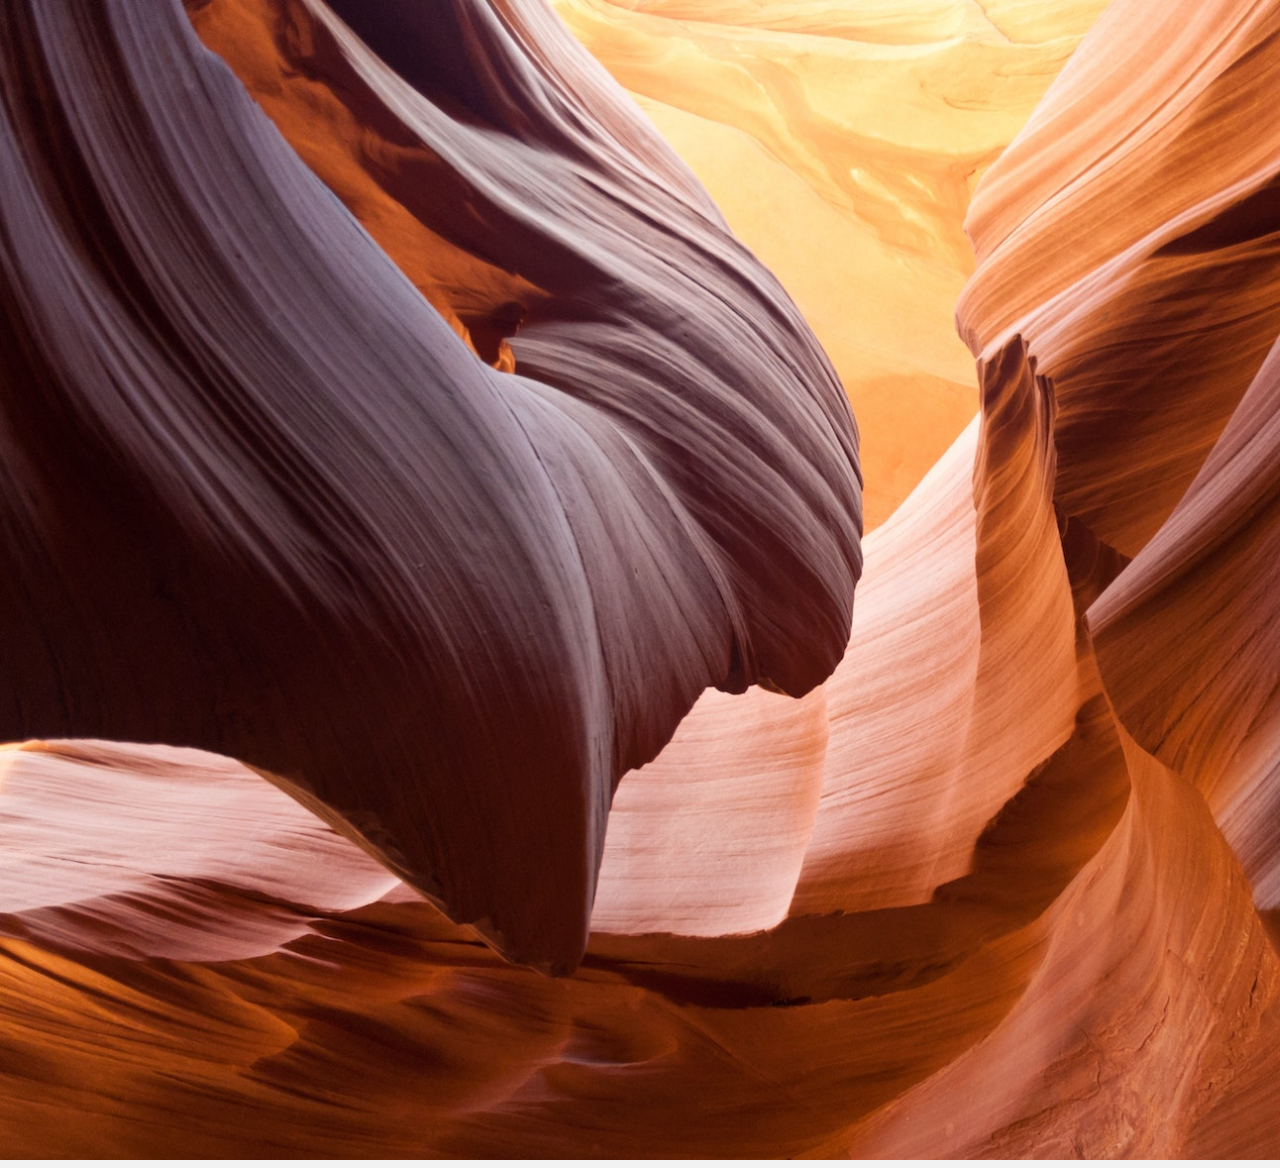
<file: index.html>
<!DOCTYPE html>
<html lang="fa">

<head>

    <title>web amir</title>
    <!--meta tag-->
    <meta charset="UTF-8">
    <meta http-equiv="X-UA-Compatible" content="IE=edge">
    <meta name="viewport" content="width=device-width, initial-scale=1.0">

    <!--style-->
    <link href="style.css" rel="stylesheet">
    <!--bootstrap css-->
    <link href="bootstrap-5.3.2/css/bootstrap.min.css" rel="stylesheet">
    <!--fontawesome css-->
    <link href="fontawesome/css/all.min.css" rel="stylesheet">

</head>


<body dir="rtl">
    <section class="container mt-4 mb-4">
        <div class="row">

            <!----sidebar / سایدبار---->
            <div class="sidebar d-none d-md-block col-md-2 m-2 p-0">

                <!--img / عکس-->

                <!--navbar / نوار ناوبری-->
                <div class="navbar-div mb-3">
                    <div class="img-div mb-3">
                        <img src="photo/user.jpg" width="100%">
                    </div>

                    <ul>

                        <div class="d-flex div-menu active-menu" onclick="activePage('#about')">
                            <i class="fa fa-user"></i>
                            <li> درباره من </li>
                        </div>

                        <div class="d-flex div-menu" onclick="activePage('#resume')">
                            <i class="fa-solid fa-file-lines"></i>
                            <li> رزومه من </li>
                        </div>

                        <div class="d-flex div-menu" onclick="activePage('#service')">
                            <i class="fa-solid fa-briefcase"></i>
                            <li> خدمات </li>
                        </div>

                        <div class="d-flex div-menu" onclick="activePage('#project')">
                            <i class="fa-solid fa-cubes-stacked"></i>
                            <li> نمونه کارها </li>
                        </div>

                        <div class="d-flex div-menu" onclick="activePage('#blog')">
                            <i class="fa-solid fa-file-pen"></i>
                            <li> وبلاگ </li>
                        </div>

                        <div class="d-flex first-child-li div-menu" onclick="activePage('#call')">
                            <i class="fa-solid fa-phone-volume"></i>
                            <li> تماس با من </li>
                        </div>

                    </ul>
                </div>

                <!----setting / تنظیمات---->
                <div class="setting-div">

                    <ul>

                        <div class="accordion accordion-flush" id="accordionFlushExample">
                            <div class="d-flex collapsed" type="button" data-bs-toggle="collapse"
                                data-bs-target="#flush-collapseOne">
                                <div>
                                    <i class="fa fa-gear"></i>
                                </div>
                                <li> تنظیمات </li>
                                <i class="fa-solid fa-angle-down down-up-d"></i>
                            </div>
                        </div>

                        <!--color / رنگ-->
                        <div id="flush-collapseOne" class="accordion-collapse collapse"
                            data-bs-parent="#accordionFlushExample">
                            <div class="d-flex accordion-body div-color">
                                <li>
                                    <p> رنگ های آماده </p>
                                    <button class="button-color-style orange" value="orange"> </button>
                                    <button class="button-color-style pink" value="pink"> </button>
                                    <button class="button-color-style purple" value="purple"> </button>
                                    <button class="button-color-style gold" value="gold"> </button>
                                    <button class="button-color-style brown" value="brown"> </button>
                                    <button class="button-color-style red" value="red"> </button>
                                    <button class="button-color-style blue" value="blue"> </button>
                                    <button class="button-color-style green" value="green"> </button>
                                </li>
                            </div>


                            <div class="d-flex accordion-body div-color">
                                <li>
                                    <p> تنظیم دستی رنگ </p>
                                    <div class="d-flex mt-2 div-custom-color">
                                        <p> رنگ اصلی </p>
                                        <input type="color" oninput="getColorCodeOne(this.value)" class="custom-color">
                                    </div>
                                    <div class="d-flex mt-2 div-custom-color">
                                        <p> رنگ فرعی </p>
                                        <input type="color" oninput="getColorCodeTwo(this.value)" class="custom-color">
                                    </div>
                                </li>
                            </div>

                            <!--font / فونت-->
                            <div class="accordion-body div-color">

                                <div class="dropdown">
                                    <button class="btn btn-secondary dropdown-toggle" type="button"
                                        data-bs-toggle="dropdown" aria-expanded="false">
                                        انتخاب فونت
                                    </button>
                                    <ul class="dropdown-menu dropdown-menu-end">
                                        <li><button class="dropdown-item" value="vazir" style="font-family: 'Vazir';">
                                                وزیر </button></li>
                                        <li><button class="dropdown-item" value="IranSans"
                                                style="font-family: 'IranSans';"> ایران سنس </button></li>
                                        <li><button class="dropdown-item" value="Shabnam"
                                                style="font-family: 'Shabnam';"> شبنم </button></li>
                                        <li><button class="dropdown-item" value="Sahel" style="font-family: 'Sahel';">
                                                ساحل </button></li>
                                        <li><button class="dropdown-item" value="yekan" style="font-family: 'Yekan';">
                                                یکان </button></li>
                                        <li><button class="dropdown-item" value="Tanha" style="font-family: 'Tanha';">
                                                تنها </button></li>
                                    </ul>
                                </div>

                            </div>

                            <!--RTL - right / راست چین - شب و روز-->
                            <div class="mt-3 accordion-body">
                                <li>
                                    <div class="d-flex">
                                        <div class="p-1 div-night">
                                            <i class="fa fa-adjust night"></i>
                                        </div>

                                        <div class="p-1">
                                            <button class="RTL-E"> LTR </button>
                                        </div>
                                    </div>
                                </li>
                            </div>

                        </div>
                    </ul>
                </div>
            </div>



            <!--page / صفحه -->
            <div class="page col m-2">


                <!--header / سربرگ-->
                <div class="header mb-3">
                    <div class="row">

                        <div class="col-12 col-lg-6 mb-3 mb-lg-0 name d-flex">
                            <div>
                                <h1>امیرحسین جواهری</h1>
                            </div>
                            <div>
                                <span> برنامه نویس وب </span>
                            </div>
                        </div>
                        <div class="col-12 col-lg-6 network">
                            <div class="row">
                                <div class="col-7">
                                    <a href="#"><i class="fa-brands fa-instagram icon-instagram"></i></a>
                                    <a href="#"><i class="fa-brands fa-facebook-f icon-facebook"></i></a>
                                    <a href="#"><i class="fa-brands fa-twitter icon-twitter"></i></a>
                                    <a href="#"><i class="fa-brands fa-pinterest-p icon-pinterest"></i></a>

                                </div>
                                <div class="col-5 div-resume-link Rtl-Ltr">
                                    <a href="#" class="resume-link"> دانلود </a>
                                </div>

                            </div>
                        </div>

                    </div>
                </div>


                <!--about me / درباره من-->
                <div class="about-me page-child active" id="about">

                    <div class="row row-background-image">
                        <div class="col-12 div-background-image">
                            <img src="photo/bg-image.jpg" alt="#">
                            
                            <div class="div-about-me mt-4 mt-md-0">
                                <h2> <span id="fixed-word"> </span> <span id="typing-text"> </span> </h2>
                                <p id="typing-text-p"> این رزومه توسط امیرحسین جواهری درست شده است و هر گونه کپی برداری پیگرد قانونی دارد </p>
                                <a href="tel:09332214727" class="call-me"> تماس با من </a>
                            </div>
                        </div>
                    </div>

                    <div class="row ">

                        <div class="col-12 mt-4 mt-md-0">

                            <div class="row mt-4">
                                <div class="about">
                                    <h2> درباره <b> من </b> </h2>
                                    <p> لورم ایپسوم متن ساختگی با تولید سادگی نامفهوم از صنعت چاپ و با استفاده از طراحان
                                        گرافیک است. چاپگرها و متون بلکه روزنامه و مجله در ستون و سطرآنچنان که لازم است و
                                        برای شرایط فعلی تکنولوژی مورد نیاز و کاربردهای متنوع با هدف بهبود ابزارهای
                                        کاربردی می باشد.
                                    </p>
                                </div>

                                <h2 class="mt-4"> اطلاعات <b> پایه </b> </h2>
                                <div class="col-12 col-md-6 about">
                                    <ul>
                                        <li>
                                            تاریخ تولد: <span> 1388/03/08 </span>
                                        </li>
                                        <li>
                                            شماره تماس: <span> 09332214727 </span>
                                        </li>
                                        <li>
                                            محل سکونت: <span> روستا پایین ده</span>
                                        </li>
                                        <li>
                                            ایمیل: <span> pocom3am@gmail.com</span>
                                        </li>
                                    </ul>
                                </div>

                                <div class="col-12 col-md-6 about">
                                    <ul>
                                        <li>
                                            مدرک تحصیلی: <span> در حال تحصیل</span>
                                        </li>
                                        <li>
                                            وضعیت تاهل: <span> مجرد </span>
                                        </li>
                                        <li>
                                            وضعیت: <span> آماده </span>
                                        </li>
                                    </ul>
                                </div>

                                <div class="row mt-4">

                                    <div class="col-6 col-md about-number">
                                        <div class="d-flex div-about-number">
                                            <div>
                                                <i class="fa-solid fa-list-check"></i>
                                            </div>
                                            <div>
                                                <span class="counter"> 0 </span>
                                            </div>
                                        </div>
                                        <p> پروژه های انجام شده </p>
                                    </div>

                                    <div class="col-6 col-md about-number">
                                        <div class="d-flex div-about-number">
                                            <div>
                                                </i><i class="fa-solid fa-user-group"></i>
                                            </div>
                                            <div>
                                                <span class="counter"> 0 </span>
                                            </div>
                                        </div>
                                        <p> مشتریان راضی </p>
                                    </div>

                                    <div class="col-6 col-md about-number">
                                        <div class="d-flex div-about-number">
                                            <div>
                                                <i class="fa-solid fa-medal"></i>
                                            </div>
                                            <div>
                                                <span class="counter"> 0 </span>
                                            </div>
                                        </div>
                                        <p> جوایز دریافت شده </p>
                                    </div>

                                    <div class="col-6 col-md about-number">
                                        <div class="d-flex div-about-number">
                                            <div>
                                                <i class="fa-solid fa-sitemap"></i>
                                            </div>
                                            <div>
                                                <span class="counter"> 0 </span>
                                            </div>
                                        </div>
                                        <p> دامنه های بنام </p>
                                    </div>

                                </div>
                            </div>
                        </div>
                    </div>
                </div>


                <!--my resume / رزومه من-->
                <div class="my-resume page-child" id="resume">

                    <div class="row">

                        <div class="col-12 col-md-6">
                            <h2> سوابق <b>تحصیلی</b> </h2>

                            <div class="div-resume mt-3">
                                <h3> مدرک دیپلم </h3>
                                <span> 1404_1405 </span>
                                <p> لورم ایپسوم متن ساختگی با تولید سادگی نامفهوم از صنعت چاپ و با استفاده از طراحان
                                    گرافیک است. </p>
                            </div>
                            <div class="div-resume mt-3">
                                <h3> مدرک برنامه نویسی </h3>
                                <span> 1404_1405 </span>
                                <p> لورم ایپسوم متن ساختگی با تولید سادگی نامفهوم از صنعت چاپ و با استفاده از طراحان
                                    گرافیک است. </p>
                            </div>
                            <div class="div-resume mt-3">
                                <h3> مدرک افتخاری </h3>
                                <span> 1404_1405 </span>
                                <p> لورم ایپسوم متن ساختگی با تولید سادگی نامفهوم از صنعت چاپ و با استفاده از طراحان
                                    گرافیک است. </p>
                            </div>

                        </div>

                        <div class="col-12 col-md-6 mt-3 mt-md-0">
                            <h2> سوابق <b>شغلی</b> </h2>

                            <div class="div-resume mt-3">
                                <h3> برنامه نویسی </h3>
                                <span> 1404_1405 </span>
                                <p> لورم ایپسوم متن ساختگی با تولید سادگی نامفهوم از صنعت چاپ و با استفاده از طراحان
                                    گرافیک است. </p>
                            </div>
                            <div class="div-resume mt-3">
                                <h3> سئو </h3>
                                <span> 1404_1405 </span>
                                <p> لورم ایپسوم متن ساختگی با تولید سادگی نامفهوم از صنعت چاپ و با استفاده از طراحان
                                    گرافیک است. </p>
                            </div>
                            <div class="div-resume mt-3">
                                <h3> طراحی گرافیک </h3>
                                <span> 1404_1405 </span>
                                <p> لورم ایپسوم متن ساختگی با تولید سادگی نامفهوم از صنعت چاپ و با استفاده از طراحان
                                    گرافیک است. </p>
                            </div>

                        </div>
                    </div>


                    <div class="row mt-5">

                        <div class="col-12 col-md-6 Skill">
                            <h2> مهارت های <b>طراحی</b> </h2>

                            <h6 class="mt-3"> طراحی سایت </h6>
                            <span class="Rtl-Ltr"> ۹۰% </span>
                            <div class="div-meter">
                                <div style="width: 90%;"> </div>
                            </div>

                            <h6 class="mt-3"> طراحی گرافیک </h6>
                            <span class="Rtl-Ltr"> ۹۵% </span>
                            <div class="div-meter">
                                <div style="width: 95%;"> </div>
                            </div>

                            <h6 class="mt-3"> طراحی چاپ </h6>
                            <span class="Rtl-Ltr"> ۸۰% </span>
                            <div class="div-meter">
                                <div style="width: 80%;"> </div>
                            </div>

                        </div>

                        <div class="col-12 col-md-6 Skill mt-5 mt-md-0">
                            <h2> مهارت های <b>برنامه نویسی</b> </h2>

                            <h6 class="mt-3"> HTML - CSS </h6>
                            <span class="Rtl-Ltr"> ۹۵% </span>
                            <div class="div-meter">
                                <div style="width: 95%;"> </div>
                            </div>

                            <h6 class="mt-3"> javaScript </h6>
                            <span class="Rtl-Ltr"> ۹۰% </span>
                            <div class="div-meter">
                                <div style="width: 90%;"> </div>
                            </div>

                            <h6 class="mt-3"> PHP </h6>
                            <span class="Rtl-Ltr"> ۸۵% </span>
                            <div class="div-meter">
                                <div style="width: 85%;"> </div>
                            </div>
                        </div>

                    </div>
                </div>


                <!--service / خدمات-->
                <div class="service page-child" id="service">

                    <div class="row">

                        <h2> خدمات <b>من</b> </h2>
                        <div class="col-12 col-md-6">

                            <div class="div-service mt-3">
                                <div class="row">
                                    <div class="col-3 text-center">
                                        <img src="photo/icon/icon-1.png" class="mw-100">
                                    </div>
                                    <div class="col-9 p-0">
                                        <h3> برنامه نویسی </h3>
                                        <p> لورم ایپسوم متن ساختگی با تولید سادگی نامفهوم از صنعت چاپ و با استفاده از
                                            طراحان گرافیک است. </p>
                                    </div>
                                </div>
                            </div>

                            <div class="div-service mt-3">
                                <div class="row">
                                    <div class="col-3 text-center">
                                        <img src="photo/icon/icon-3.png" class="mw-100">
                                    </div>
                                    <div class="col-9 p-0">
                                        <h3> طراحی سایت </h3>
                                        <p> لورم ایپسوم متن ساختگی با تولید سادگی نامفهوم از صنعت چاپ و با استفاده از
                                            طراحان گرافیک است. </p>
                                    </div>
                                </div>
                            </div>

                        </div>

                        <div class="col-12 col-md-6">

                            <div class="div-service mt-3">
                                <div class="row">
                                    <div class="col-3 text-center">
                                        <img src="photo/icon/icon-4.png" class="mw-100">
                                    </div>
                                    <div class="col-9 p-0">
                                        <h3> طراحی گرافیک </h3>
                                        <p> لورم ایپسوم متن ساختگی با تولید سادگی نامفهوم از صنعت چاپ و با استفاده از
                                            طراحان گرافیک است. </p>
                                    </div>
                                </div>
                            </div>

                            <div class="div-service mt-3">
                                <div class="row">
                                    <div class="col-3 text-center">
                                        <img src="photo/icon/icon-2.png" class="mw-100">
                                    </div>
                                    <div class="col-9 p-0">
                                        <h3> عکاسی </h3>
                                        <p> لورم ایپسوم متن ساختگی با تولید سادگی نامفهوم از صنعت چاپ و با استفاده از
                                            طراحان گرافیک است. </p>
                                    </div>
                                </div>
                            </div>

                        </div>

                    </div>

                    <div class="row Customer mt-5 mw-100">
                        <h2> برخی از <b>مشتریان</b> </h2>
                        <div class="col-6 col-md-2">
                            <img src="photo/users/user1.jpg" alt="logo">
                        </div>
                        <div class="col-6 col-md-2">
                            <img src="photo/users/user2.jpg" alt="logo">
                        </div>
                        <div class="col-6 col-md-2">
                            <img src="photo/users/user3.jpg" alt="logo">
                        </div>
                        <div class="col-6 col-md-2">
                            <img src="photo/users/user4.jpg" alt="logo">
                        </div>
                        <div class="col-6 col-md-2">
                            <img src="photo/users/user1.jpg" alt="logo">
                        </div>
                        <div class="col-6 col-md-2">
                            <img src="photo/users/user3.jpg" alt="logo">
                        </div>
                    </div>

                    <div class="row mt-5">
                        <h2> دیدگاه <b>مشتریان</b> </h2>
                        <div class="col-12 col-md-6 mt-5">

                            <div class="div-opinion mt-3">
                                <div class="div-suer-photo">
                                    <img src="photo/users/user1.jpg">
                                    <span> محمد آزادی </span>
                                </div>
                                <p> لورم ایپسوم متن ساختگی با تولید سادگی نامفهوم از صنعت چاپ و با استفاده از طراحان
                                    گرافیک است. </p>
                            </div>

                        </div>

                        <div class="col-12 col-md-6 mt-5">

                            <div class="div-opinion mt-3">
                                <div class="div-suer-photo">
                                    <img src="photo/users/user2.jpg">
                                    <span> امیرحسین صادقی </span>
                                </div>
                                <p> لورم ایپسوم متن ساختگی با تولید سادگی نامفهوم از صنعت چاپ و با استفاده از طراحان
                                    گرافیک است. </p>
                            </div>

                        </div>
                    </div>
                    <div class="row mt-1">
                        <div class="col-12 col-md-6 mt-5">

                            <div class="div-opinion mt-3">
                                <div class="div-suer-photo">
                                    <img src="photo/users/user3.jpg">
                                    <span> رضا رشیدی </span>
                                </div>
                                <p> لورم ایپسوم متن ساختگی با تولید سادگی نامفهوم از صنعت چاپ و با استفاده از طراحان
                                    گرافیک است. </p>
                            </div>

                        </div>

                        <div class="col-12 col-md-6 mt-5">

                            <div class="div-opinion mt-3">
                                <div class="div-suer-photo">
                                    <img src="photo/users/user4.jpg">
                                    <span> سعید نقیبی </span>
                                </div>
                                <p> لورم ایپسوم متن ساختگی با تولید سادگی نامفهوم از صنعت چاپ و با استفاده از طراحان
                                    گرافیک است. </p>
                            </div>

                        </div>
                    </div>
                </div>


                <!--project / نمونه کارها-->
                <div class="project page-child" id="project">

                    <h2> نمونه <b>کارها</b> </h2>
                    <p> ما در اینجا به برسی چندین تا از نمونه کار های بنده می پردازیم ... </p>
                    <div class="row mt-4 mw-100 m-auto">

                        <div class="col-12 col-md project-div m-auto mb-3 m-md-2" data-bs-toggle="modal"
                            data-bs-target="#exampleModal-programmer">
                            <img src="photo/progect/programmer/programmer-1.jpg" class="mw-100" alt="project">
                            <div></div>
                            <span> برنامه نویسی </span>
                            <p> نام پروژه : ... </p>
                        </div>
                        <div class="col-12 col-md project-div m-auto mb-3 m-md-2" data-bs-toggle="modal"
                            data-bs-target="#exampleModal-programmer">
                            <img src="photo/progect/programmer/programmer-1.jpg" class="mw-100" alt="project">
                            <div></div>
                            <span> برنامه نویسی </span>
                            <p> نام پروژه : ... </p>
                        </div>
                        <div class="col-12 col-md project-div m-auto mb-3 m-md-2" data-bs-toggle="modal"
                            data-bs-target="#exampleModal-programmer">
                            <img src="photo/progect/programmer/programmer-1.jpg" class="mw-100" alt="project">
                            <div></div>
                            <span> برنامه نویسی </span>
                            <p> نام پروژه : ... </p>
                        </div>

                    </div>

                    <div class="row mw-100 m-auto">

                        <div class="col-12 col-md project-div m-auto mb-3 m-md-2" data-bs-toggle="modal"
                            data-bs-target="#exampleModal-site">
                            <img src="photo/progect/design%20website/design-website.jpg" class="mw-100" alt="project">
                            <div></div>
                            <span> طراحی سایت </span>
                            <p> نام پروژه : ... </p>
                        </div>
                        <div class="col-12 col-md project-div m-auto mb-3 m-md-2" data-bs-toggle="modal"
                            data-bs-target="#exampleModal-site">
                            <img src="photo/progect/design%20website/design-website.jpg" class="mw-100" alt="project">
                            <div></div>
                            <span> طراحی سایت </span>
                            <p> نام پروژه : ... </p>
                        </div>
                        <div class="col-12 col-md project-div m-auto mb-3 m-md-2" data-bs-toggle="modal"
                            data-bs-target="#exampleModal-site">
                            <img src="photo/progect/design%20website/design-website.jpg" class="mw-100" alt="project">
                            <div></div>
                            <span> طراحی سایت </span>
                            <p> نام پروژه : ... </p>
                        </div>

                    </div>

                    <div class="row mw-100 m-auto">

                        <div class="col-12 col-md project-div m-auto mb-3 m-md-2" data-bs-toggle="modal"
                            data-bs-target="#exampleModal-graphic">
                            <img src="photo/progect/graphic/graphic.jpg" class="mw-100" alt="project">
                            <div></div>
                            <span> طراحی گرافیک </span>
                            <p> نام پروژه : ... </p>
                        </div>
                        <div class="col-12 col-md project-div m-auto mb-3 m-md-2" data-bs-toggle="modal"
                            data-bs-target="#exampleModal-graphic">
                            <img src="photo/progect/graphic/graphic.jpg" class="mw-100" alt="project">
                            <div></div>
                            <span> طراحی گرافیک </span>
                            <p> نام پروژه : ... </p>
                        </div>
                        <div class="col-12 col-md project-div m-auto mb-3 m-md-2" data-bs-toggle="modal"
                            data-bs-target="#exampleModal-graphic">
                            <img src="photo/progect/graphic/graphic.jpg" class="mw-100" alt="project">
                            <div></div>
                            <span> طراحی گرافیک </span>
                            <p> نام پروژه : ... </p>
                        </div>

                    </div>

                    <!-- Modal-programmer -->
                    <div class="modal fade" id="exampleModal-programmer" tabindex="-1"
                        aria-labelledby="exampleModalLabel" aria-hidden="true">
                        <div class="modal-dialog modal-dialog-centered modal-xl">
                            <div class="modal-content">
                                <div class="modal-header">
                                    <h1 class="modal-title fs-5" id="exampleModalLabel">نام پروژه : ...</h1>
                                    <button type="button" class="btn-close m-0" data-bs-dismiss="modal"
                                        aria-label="Close"></button>
                                </div>

                                <div class="modal-body">
                                    <div class="row">
                                        <div class="col-12 col-md-5">
                                            <img src="photo/progect/programmer/programmer-1.jpg" class="mw-100"
                                                alt="project">
                                        </div>
                                        <div class="col-12 col-lg-7">
                                            <h3 class="mt-3 mt-md-0"> توضیحات <b>پروژه</b> </h3>
                                            <ul>
                                                <li class="mt-4"> نام نویسنده: <span> امیرحسین جواهری</span> </li>
                                                <li class="mt-3"> تاریخ شروع پروژه: <span> 1404_1405 </span> </li>
                                                <li class="mt-3"> تاریخ اتمام پروژه: <span> 1404_1405۱۴۰۲/۵/۲۸ </span> </li>
                                                <li class="mt-3"> لینک پروژه: <span> <a href="#"> www.example.com </a>
                                                    </span> </li>
                                                <li class="mt-3"> توضیحات تکمیلی: <span> لورم ایپسوم متن ساختگی با تولید
                                                        سادگی نامفهوم از صنعت چاپ و با استفاده از طراحان گرافیک است.
                                                        چاپگرها و متون بلکه روزنامه و مجله در ستون و سطرآنچنان که لازم
                                                        است و برای شرایط فعلی تکنولوژی مورد نیاز و کاربردهای متنوع با
                                                        هدف بهبود ابزارهای کاربردی می باشد. کتابهای زیادی در شصت و سه
                                                        درصد گذشته، حال و آینده شناخت فراوان جامعه و متخصصان را می طلبد
                                                        تا با نرم افزارها شناخت بیشتری را برای طراحان رایانه ای علی
                                                        الخصوص طراحان خلاقی و فرهنگ پیشرو در زبان فارسی ایجاد کرد.
                                                    </span> </li>
                                                <button class="mt-5"> تماس با ما </button>
                                            </ul>
                                        </div>
                                    </div>
                                </div>

                                <div class="modal-footer">
                                    <button type="button" class="btn btn-secondary"
                                        data-bs-dismiss="modal">بستن</button>
                                    <a href="#"><button type="button">اشتراک گذاری</button></a>
                                </div>
                            </div>
                        </div>
                    </div>

                    <!-- Modal-site -->
                    <div class="modal fade" id="exampleModal-site" tabindex="-1" aria-labelledby="exampleModalLabel"
                        aria-hidden="true">
                        <div class="modal-dialog modal-dialog-centered modal-xl">
                            <div class="modal-content">
                                <div class="modal-header">
                                    <h1 class="modal-title fs-5" id="exampleModalLabel">نام پروژه : ...</h1>
                                    <button type="button" class="btn-close m-0" data-bs-dismiss="modal"
                                        aria-label="Close"></button>
                                </div>

                                <div class="modal-body">
                                    <div class="row">
                                        <div class="col-12 col-md-5">
                                            <img src="photo/progect/design%20website/design-website.jpg" class="mw-100"
                                                alt="project">
                                        </div>
                                        <div class="col-12 col-lg-7">
                                            <h3 class="mt-3 mt-md-0"> توضیحات <b>پروژه</b> </h3>
                                            <ul>
                                                <li class="mt-4"> نام طراح: <span>امیرحسین جواهری</span> </li>
                                                <li class="mt-3"> تاریخ شروع پروژه: <span> 1404_1405 </span> </li>
                                                <li class="mt-3"> تاریخ اتمام پروژه: <span> 1404_1405 </span> </li>
                                                <li class="mt-3"> لینک پروژه: <span> <a href="#"> www.site.com </a>
                                                    </span> </li>
                                                <li class="mt-3"> توضیحات تکمیلی: <span> لورم ایپسوم متن ساختگی با تولید
                                                        سادگی نامفهوم از صنعت چاپ و با استفاده از طراحان گرافیک است.
                                                        چاپگرها و متون بلکه روزنامه و مجله در ستون و سطرآنچنان که لازم
                                                        است و برای شرایط فعلی تکنولوژی مورد نیاز و کاربردهای متنوع با
                                                        هدف بهبود ابزارهای کاربردی می باشد. کتابهای زیادی در شصت و سه
                                                        درصد گذشته، حال و آینده شناخت فراوان جامعه و متخصصان را می طلبد
                                                        تا با نرم افزارها شناخت بیشتری را برای طراحان رایانه ای علی
                                                        الخصوص طراحان خلاقی و فرهنگ پیشرو در زبان فارسی ایجاد کرد.
                                                    </span> </li>
                                                <button class="mt-5"> تماس با ما </button>
                                            </ul>
                                        </div>
                                    </div>
                                </div>

                                <div class="modal-footer">
                                    <button type="button" class="btn btn-secondary"
                                        data-bs-dismiss="modal">بستن</button>
                                    <a href="#"><button type="button">اشتراک گذاری</button></a>
                                </div>
                            </div>
                        </div>
                    </div>

                    <!-- Modal-graphic -->
                    <div class="modal fade" id="exampleModal-graphic" tabindex="-1" aria-labelledby="exampleModalLabel"
                        aria-hidden="true">
                        <div class="modal-dialog modal-dialog-centered modal-xl">
                            <div class="modal-content">
                                <div class="modal-header">
                                    <h1 class="modal-title fs-5" id="exampleModalLabel">نام پروژه : ...</h1>
                                    <button type="button" class="btn-close m-0" data-bs-dismiss="modal"
                                        aria-label="Close"></button>
                                </div>

                                <div class="modal-body">
                                    <div class="row">
                                        <div class="col-12 col-md-5">
                                            <img src="photo/progect/graphic/graphic.jpg" class="mw-100" alt="project">
                                        </div>
                                        <div class="col-12 col-lg-7">
                                            <h3 class="mt-3 mt-md-0"> توضیحات <b>پروژه</b> </h3>
                                            <ul>
                                                <li class="mt-4"> نام طراح: <span> امیرحسین جواهری</span> </li>
                                                <li class="mt-3"> تاریخ شروع پروژه: <span> 1404_1405 </span> </li>
                                                <li class="mt-3"> تاریخ اتمام پروژه: <span> 1404_1405 </span> </li>
                                                <li class="mt-3"> لینک پروژه: <span> <a href="#"> www.site.com </a>
                                                    </span> </li>
                                                <li class="mt-3"> توضیحات تکمیلی: <span> لورم ایپسوم متن ساختگی با تولید
                                                        سادگی نامفهوم از صنعت چاپ و با استفاده از طراحان گرافیک است.
                                                        چاپگرها و متون بلکه روزنامه و مجله در ستون و سطرآنچنان که لازم
                                                        است و برای شرایط فعلی تکنولوژی مورد نیاز و کاربردهای متنوع با
                                                        هدف بهبود ابزارهای کاربردی می باشد. کتابهای زیادی در شصت و سه
                                                        درصد گذشته، حال و آینده شناخت فراوان جامعه و متخصصان را می طلبد
                                                        تا با نرم افزارها شناخت بیشتری را برای طراحان رایانه ای علی
                                                        الخصوص طراحان خلاقی و فرهنگ پیشرو در زبان فارسی ایجاد کرد.
                                                    </span> </li>
                                                <button class="mt-5"> تماس با ما </button>
                                            </ul>
                                        </div>
                                    </div>
                                </div>

                                <div class="modal-footer">
                                    <button type="button" class="btn btn-secondary"
                                        data-bs-dismiss="modal">بستن</button>
                                    <a href="#"><button type="button">اشتراک گذاری</button></a>
                                </div>
                            </div>
                        </div>
                    </div>


                </div>


                <!--blog / مقالات-->
                <div class="blog page-child" id="blog">

                    <h2> مقالات <b>سایت</b> </h2>
                    <p> برای آگاهی بیشتر و دریافت اطلاعات در مورد برنامه نویسی به مقالات سایت ما مراجعه کنید ... </p>
                    <div class="row mt-4 mw-100 m-auto">

                        <div class="col-12 col-md blog-div mb-3 m-md-2">
                            <div class="div-content">
                                <a href="blog.html"> <img src="photo/blog/blog-1.jpg" class="mw-100" alt="blog"> </a>
                                <span class="date"> ۲۸ آذر </span>
                                <div>
                                    <a href="blog.html">
                                        <h3> سئو چیست؟ </h3>
                                    </a>
                                    <p> لورم ایپسوم متن ساختگی با تولید سادگی نامفهوم از صنعت چاپ و با استفاده از طراحان
                                        گرافیک است. </p>
                                    <span> بدون دیدگاه </span>
                                </div>
                            </div>
                        </div>

                        <div class="col-12 col-md blog-div mb-3 m-md-2">
                            <div class="div-content">
                                <a href="blog.html"> <img src="photo/blog/blog-1.jpg" class="mw-100" alt="blog"> </a>
                                <span class="date"> ۲۸ آذر </span>
                                <div>
                                    <a href="blog.html">
                                        <h3> انواع هوش مصنوعی </h3>
                                    </a>
                                    <p> لورم ایپسوم متن ساختگی با تولید سادگی نامفهوم از صنعت چاپ و با استفاده از طراحان
                                        گرافیک است. </p>
                                    <span> بدون دیدگاه </span>
                                </div>
                            </div>
                        </div>

                        <div class="col-12 col-md blog-div mb-3 m-md-2">
                            <div class="div-content">
                                <a href="blog.html"> <img src="photo/blog/blog-1.jpg" class="mw-100" alt="blog"> </a>
                                <span class="date"> ۲۸ آذر </span>
                                <div>
                                    <a href="blog.html">
                                        <h3> سئو سایت چقدر طول میکشد؟ </h3>
                                    </a>
                                    <p> لورم ایپسوم متن ساختگی با تولید سادگی نامفهوم از صنعت چاپ و با استفاده از طراحان
                                        گرافیک است. </p>
                                    <span> بدون دیدگاه </span>
                                </div>
                            </div>
                        </div>

                    </div>

                    <div class="row mw-100 m-auto">

                        <div class="col-12 col-md blog-div mb-3 m-md-2">
                            <div class="div-content">
                                <a href="blog.html"> <img src="photo/blog/blog-2.jpg" class="mw-100" alt="blog"> </a>
                                <span class="date"> ۲۸ آذر </span>
                                <div>
                                    <a href="blog.html">
                                        <h3> همه چیز درباره بازاریابی محتوا </h3>
                                    </a>
                                    <p> لورم ایپسوم متن ساختگی با تولید سادگی نامفهوم از صنعت چاپ و با استفاده از طراحان
                                        گرافیک است. </p>
                                    <span> بدون دیدگاه </span>
                                </div>
                            </div>
                        </div>

                        <div class="col-12 col-md blog-div mb-3 m-md-2">
                            <div class="div-content">
                                <a href="blog.html"> <img src="photo/blog/blog-2.jpg" class="mw-100" alt="blog"> </a>
                                <span class="date"> ۲۸ آذر </span>
                                <div>
                                    <a href="blog.html">
                                        <h3> معرفی ابزارک های فتوشاپ </h3>
                                    </a>
                                    <p> لورم ایپسوم متن ساختگی با تولید سادگی نامفهوم از صنعت چاپ و با استفاده از طراحان
                                        گرافیک است. </p>
                                    <span> بدون دیدگاه </span>
                                </div>
                            </div>
                        </div>

                        <div class="col-12 col-md blog-div mb-3 m-md-2">
                            <div class="div-content">
                                <a href="blog.html"> <img src="photo/blog/blog-2.jpg" class="mw-100" alt="blog"> </a>
                                <span class="date"> ۲۸ آذر </span>
                                <div>
                                    <a href="blog.html">
                                        <h3> آموزش نصب کورل </h3>
                                    </a>
                                    <p> لورم ایپسوم متن ساختگی با تولید سادگی نامفهوم از صنعت چاپ و با استفاده از طراحان
                                        گرافیک است. </p>
                                    <span> بدون دیدگاه </span>
                                </div>
                            </div>
                        </div>

                    </div>
                </div>


                <!-- call / تماس با ما -->
                <div class="call page-child" id="call">
                    <div class="row">
                        <h2> تماس <b> با من </b> </h2>

                        <div class="col-12 col-md-6 div-call-form mt-2">
                            <form>
                                <input type="text" placeholder="نام و نام خانوادگی">
                                <br>
                                <input type="number" placeholder="شماره تماس">
                                <br>
                                <textarea> با سلام و خسته نباشید... </textarea>
                        </div>

                        <div class="col-12 col-md-6 mt-2 div-call-list">
                            <ul>
                                <li>
                                    شماره تماس: <span> 09332214727 </span>
                                </li>
                                <li>
                                    محل سکونت: <span> روستا پایین ده</span>
                                </li>
                                <li>
                                    ایمیل: <span> info@example.com </span>
                                </li>
                                <li>
                                    وب سایت: <span> www.example.com </span>
                                </li>
                            </ul>
                        </div>

                    </div>

                    <div class="row mt-2 div-blog-submit">
                        <div class="col">
                            <button type="submit"> ارسال پیغام </button>
                            </form>
                        </div>
                    </div>

                </div>
            </div>
        </div>
    </section>


    <!----sidebar-mobile / سایدبار---->
    <div class="sidebar sidebar-mobile p-0 d-md-none">
        <div class="div-sidebar-mobile">

            <!--img / عکس-->
            <div class="img-div mb-3">
                <img src="photo/user.jpg" width="100%">
            </div>

            <!--navbar / نوار ناوبری-->
            <div class="navbar-div mb-3">
                <ul>

                    <div class="d-flex div-menu active-menu" onclick="activePage('#about')">
                        <i class="fa fa-user"></i>
                        <li> درباره من </li>
                    </div>

                    <div class="d-flex div-menu" onclick="activePage('#resume')">
                        <i class="fa-solid fa-file-lines"></i>
                        <li> رزومه من </li>
                    </div>

                    <div class="d-flex div-menu" onclick="activePage('#service')">
                        <i class="fa-solid fa-briefcase"></i>
                        <li> خدمات </li>
                    </div>

                    <div class="d-flex div-menu" onclick="activePage('#project')">
                        <i class="fa-solid fa-cubes-stacked"></i>
                        <li> نمونه کارها </li>
                    </div>

                    <div class="d-flex div-menu" onclick="activePage('#blog')">
                        <i class="fa-solid fa-file-pen"></i>
                        <li> وبلاگ </li>
                    </div>

                    <div class="d-flex first-child-li div-menu" onclick="activePage('#call')">
                        <i class="fa-solid fa-phone-volume"></i>
                        <li> تماس با من </li>
                    </div>

                </ul>
            </div>

            <!----setting / تنظیمات---->
            <div class="setting-div">

                <ul>
                    <div class="accordion accordion-flush" id="accordionFlushExample">
                        <div class="d-flex collapsed" type="button" data-bs-toggle="collapse"
                            data-bs-target="#flush-collapseOne">
                            <div>
                                <i class="fa fa-gear"></i>
                            </div>
                            <li> تنظیمات </li>
                            <i class="fa-solid fa-angle-down down-up-d"></i>
                        </div>
                    </div>

                    <!--color / رنگ-->
                    <div id="flush-collapseOne" class="accordion-collapse collapse"
                        data-bs-parent="#accordionFlushExample">
                        <div class="d-flex accordion-body div-color">
                            <li>
                                <p> رنگ </p>
                                <button class="button-color-style orange" value="orange"> </button>
                                <button class="button-color-style pink" value="pink"> </button>
                                <button class="button-color-style purple" value="purple"> </button>
                                <button class="button-color-style gold" value="gold"> </button>
                                <button class="button-color-style brown" value="brown"> </button>
                                <button class="button-color-style red" value="red"> </button>
                                <button class="button-color-style blue" value="blue"> </button>
                                <button class="button-color-style green" value="green"> </button>
                            </li>
                        </div>

                        <div class="d-flex accordion-body div-color">
                            <li>
                                <p> تنظیم دستی رنگ </p>
                                <div class="d-flex mt-2 div-custom-color">
                                    <p> رنگ اصلی </p>
                                    <input type="color" oninput="getColorCodeOne(this.value)" class="custom-color">
                                </div>
                                <div class="d-flex mt-2 div-custom-color">
                                    <p> رنگ فرعی </p>
                                    <input type="color" oninput="getColorCodeTwo(this.value)" class="custom-color">
                                </div>
                            </li>
                        </div>

                        <!--font / فونت-->
                        <div class="accordion-body div-color">
                            <div class="dropdown">
                                <button class="btn btn-secondary dropdown-toggle" type="button"
                                    data-bs-toggle="dropdown" aria-expanded="false">
                                    انتخاب فونت
                                </button>
                                <ul class="dropdown-menu dropdown-menu-end">
                                    <li><button class="dropdown-item" value="vazir" style="font-family: 'Vazir';"> وزیر
                                        </button></li>
                                    <li><button class="dropdown-item" value="IranSans" style="font-family: 'IranSans';">
                                            ایران سنس </button></li>
                                    <li><button class="dropdown-item" value="Shabnam" style="font-family: 'Shabnam';">
                                            شبنم </button></li>
                                    <li><button class="dropdown-item" value="Sahel" style="font-family: 'Sahel';"> ساحل
                                        </button></li>
                                    <li><button class="dropdown-item" value="yekan" style="font-family: 'Yekan';"> یکان
                                        </button></li>
                                    <li><button class="dropdown-item" value="Tanha" style="font-family: 'Tanha';"> تنها
                                        </button></li>
                                </ul>
                            </div>

                        </div>

                        <!--RTL - right / راست چین - شب و روز-->
                        <div class="mt-3 accordion-body">
                            <li>
                                <div class="d-flex">
                                    <div class="p-1 div-night">
                                        <i class="fa fa-adjust night"></i>
                                    </div>

                                    <div class="p-1">
                                        <button class="RTL-E"> LTR </button>
                                    </div>
                                </div>
                            </li>
                        </div>

                    </div>
                </ul>
            </div>
        </div>
    </div>


    <!--btn menu / دکمه منو-->
    <div class="div-button-sidebar d-md-none">
        <button class="button-sidebar"> <i class="fa-solid fa-bars"></i> </button>
    </div>

</body>


<!--bootstrap js-->
<script src="bootstrap-5.3.2/js/bootstrap.bundle.min.js"></script>
<!--fontawesome js-->
<script src="fontawesome/js/all.min.js"></script>
<!--script-->
<script src="script.js"></script>



<!-- Mirrored from istgahedandan.ir/rahmani/ by HTTrack Website Copier/3.x [XR&CO'2014], Fri, 08 Dec 2023 18:00:33 GMT -->
</html>
</file>
<file: style.css>
﻿/* Vazir font */
@font-face {
    font-family: "Vazir";
    src: url("font/vazir/Vazirmatn-Regular.ttf") format("tff"),
        url("font/vazir/Vazirmatn-Regular.woff2") format("woff2");
    font-weight: normal;
    font-style: normal;
}

/* iranSans font */
@font-face {
    font-family: "IranSans";
    src: url("font/iranSans/Sans-a4fran3.ttf") format("tff"),
        url("font/iranSans/Sans-a4fran3.woff") format("woff");
    font-weight: normal;
    font-style: normal;
}

/* yekan font */
@font-face {
    font-family: "Yekan";
    src: url("font/yekan/Yekan.ttf") format("tff"),
        url("font/yekan/Yekan.woff") format("woff"),
        url("font/yekan/Yekan.eot") format("eot");
    font-weight: normal;
    font-style: normal;
}

/* Shabnam font */
@font-face {
    font-family: "Shabnam";
    src: url("font/Shabnam/Shabnam.ttf") format("tff"),
        url("font/Shabnam/Shabnam.woff") format("woff"),
        url("font/Shabnam/Shabnam.woff2") format("woff2"),
        url("font/Shabnam/Shabnam.eot") format("eot");
    font-weight: normal;
    font-style: normal;
}

/* Sahel font */
@font-face {
    font-family: "Sahel";
    src: url("font/Sahel/Roya.html") format("tff"),
        url("font/Sahel/Sahel.woff") format("woff"),
        url("font/Sahel/Sahel.woff2") format("woff2"),
        url("font/Sahel/Sahel.eot") format("eot");
    font-weight: normal;
    font-style: normal;
}

/* Tanha font */
@font-face {
    font-family: "Tanha";
    src: url("font/Tanha/Tanha.ttf") format("tff"),
        url("font/Tanha/Tanha.woff") format("woff"),
        url("font/Tanha/Tanha.woff2") format("woff2"),
        url("font/Tanha/Tanha.eot") format("eot");
    font-weight: normal;
    font-style: normal;
}

:root {
    --font: "Vazir";

    --one-color: #FFCC00;
    --tow-color: #000;
    --bg-body: #f2f2f2;
    --bg-div: #fff;
    --text-color: #000;
}

body {
    background-color: var(--bg-body) !important;
    background-image: url("photo/background.jpg");
    background-repeat: no-repeat;
    background-size: cover;
}

::-webkit-scrollbar {
    width: 3px;
}

::-webkit-scrollbar-thumb {
    background-color: var(--one-color);
    opacity: 0.7;
    margin: 10px;
}

::-webkit-scrollbar-track {
    background-color: var(--tow-color);
}

p,
span,
a,
li,
button,
label,
input,
textarea {
    font-family: var(--font) !important;
    color: var(--text-color);
}

h1,
h2,
h3,
h4,
h5,
h6 {
    font-family: var(--font) !important;
    font-weight: bold !important;
    color: var(--text-color) !important;
}

h1 {
    font-size: 30px !important;
}

h2 {
    font-size: 24px !important;
}

h3 {
    font-size: 20px !important;
}

ul {
    margin: 0px !important;
}

b {
    color: var(--one-color);
}

.page-child {
    background-color: var(--bg-div);
    width: 100%;
    height: auto;
    border-radius: 7px;
    padding: 15px;
    display: none;
    opacity: 0;
    transition: all 1s !important;
}

.active {
    display: block;
    opacity: 1;
}

::selection {
    color: var(--one-color);
    background: var(--bg-div);
}


@media screen and (min-width: 770px) {
    #typing-text-p {
        color: white !important;
    }

    .div-about-me {
        position: absolute;
        top: 25%;
        right: 30px;
        width: 50%;
    }
}

@media screen and (max-width: 320px) {
    .name div h1 {
        font-size: 24px !important;
    }

    .div-resume-link .resume-link {
        font-size: 14px !important;
    }

    .counter {
        font-size: 35px !important;
    }
	.div-button-sidebar button svg{
        width: 20px !important;
        height: 20px !important;
    }
}

@media screen and (min-width: 768px) {
    section {
        opacity: 1 !important;
    }
}




/*** sidebar - ساید بار ***/
.sidebar {
    width: 100%;
    height: auto;
}

/* img - عکس */
.img-div {
    opacity: 0;
    transform: translateY(-40px);
    animation: fadeInTop 1s ease-out forwards;
    text-align: center;
}

.img-div img {
    border-top: 3px solid var(--one-color);
    border-radius: 10px;
    margin-top: 4px;
    box-shadow: 0px 5px 20px -5px #808080;
    width: 95%;
    transition: 0.5s all;
}

.img-div img:hover {
    transform: scale(1.03);
    box-shadow: 0px 0px 10px -3px #999;
}


/* navbar - منو */
.navbar-div {
    opacity: 0;
    transform: translateY(40px);
    animation: fadeInTop 1s ease-out forwards;
    background-color: var(--bg-div);
    border-radius: 10px;
    padding: 5px 10px;
    transition: all 1s !important;

}

.div-menu {
    border-bottom: 2px solid var(--bg-body);
    border-right: 1px solid var(--bg-body);
    padding: 7px 9px;
    border-radius: 7px;
    margin-bottom: 7px !important;
}

.navbar-div div {
    margin-bottom: 15px;
    transition: all 0.4s;
    cursor: pointer;
}

.navbar-div ul {
    padding: 10px 0px;
}

.navbar-div li {
    list-style: none;
    font-size: 18px;
    margin: 0px 10px;
}

.navbar-div div:hover svg {
    color: var(--tow-color);
    background-color: var(--one-color);
    transform: scale(1.1);
}

.active-menu {
    background: var(--text-color);
    box-shadow: inset -0.25rem -0.25rem 0.3125rem rgba(0, 0, 0, 0.1), inset 0.25rem 0.25rem 0.3125rem rgba(255, 255, 255, 0.23);
}

.active-menu li {
    color: var(--bg-div);
}

.active-menu svg {
    transform: scale(1.1);
}

.first-child-li {
    margin-bottom: 0px !important;
}

.navbar-div svg {
    box-shadow: inset -0.25rem -0.25rem 0.3125rem rgba(0, 0, 0, 0.1), inset 0.25rem 0.25rem 0.3125rem rgba(255, 255, 255, 0.23);
    width: 16px;
    height: 16px;
    background-color: var(--one-color);
    padding: 5px;
    border-radius: 5px;
    transition: all 0.4s;
    color: var(--tow-color);
}

/* setting - تنظیمات */
.setting-div {
    opacity: 0;
    transform: translateY(40px);
    animation: fadeInTop 1s ease-out forwards;
    background-color: var(--bg-div);
    border-radius: 10px;
    transition: all 1s !important;
}

.setting-div ul {
    padding: 9px 0px;
}

.setting-div li {
    list-style: none;
    cursor: pointer;
    font-size: 18px;
    margin: 0px 10px;
}

.setting-div svg:not(.down-up-d) {
    box-shadow: inset -0.25rem -0.25rem 0.3125rem rgba(0, 0, 0, 0.1), inset 0.25rem 0.25rem 0.3125rem rgba(255, 255, 255, 0.23);
    background-color: var(--one-color);
    color: var(--tow-color);
    padding: 5px;
    border-radius: 5px;
    transition: all 0.4s;
}

.accordion-flush {
    padding: 2px 19px;
}

.setting-div div p {
    margin: 0px;
    font-size: 17px;
}

.button-color-style {
    padding: 12px;
    border-radius: 5px;
    border: none;
}

.setting-div div select {
    width: 100%;
    border: 0px;
    background: #f2f2f2;
    padding: 2px;
    border-radius: 5px;
    font-size: 15px;
}

.setting-div div select option p {
    background: red;
}

.night {
    color: var(--tow-color);
    background-color: var(--one-color);
    padding: 10px !important;
    border-radius: 5px;
}

.RTL-E {
    color: var(--tow-color);
    background-color: var(--one-color);
    padding: 5px;
    border-radius: 5px;
    border: none;
    box-shadow: inset -0.25rem -0.25rem 0.3125rem rgba(0, 0, 0, 0.1), inset 0.25rem 0.25rem 0.3125rem rgba(255, 255, 255, 0.23);
}

.accordion-button:not(.collapsed) {
    color: var(--tow-color) !important;
    background-color: var(--bg-div) !important;
}

.accordion-button {
    padding: 7px 0px !important;
}

.orange {
    background-color: #FFCC00;
}

.red {
    background-color: #FF0000;
}

.blue {
    background-color: #00CCFF;
}

.green {
    background-color: #33CC66;
}

.gold {
    background-color: #F2BE5B;
}

.pink {
    background-color: #FF9999;
}

.purple {
    background-color: #CC3399;
}

.brown {
    background-color: #996633;
}

.custom-color {
    border: none;
    width: 32px;
    height: 25px;
    margin: 0px 10px;
}

.div-custom-color p {
    width: 70%;
    font-size: 15px !important;
}

.down-up-d {
    color: var(--text-color);
    padding: 5px;
}

.div-color {
    padding: 12px !important;
    border-bottom: 2px dotted var(--bg-body);
}

.dropdown-menu-end li button {
    text-align: right;
}

.setting-div-blog {
    position: fixed;
    top: 80px;
    right: 0px;
    box-shadow: 0px 0px 15px 2px var(--bg-body);
    border-radius: 7px 0px 0px 7px;
}


/* sidebar-mobile - ساید بار موبایل */
.sidebar-mobile {
    margin: 0px !important;
    z-index: 99;
    position: fixed;
    top: 0px;
    opacity: 0;
    width: 70%;
    height: 100%;
    background-color: var(--bg-div);
    overflow-y: scroll;
    transition: all 0.5s !important;
    overflow-x: hidden;
    transform: translateX(100%);
}

.sidebar-mobileLtr {
    transform: translateX(-100%);
}

.div-sidebar-mobile {
    height: 100%;
    margin: 0px;
}

.div-sidebar-mobile .img-div img {
    width: 75%;
    margin: 10px auto;
    display: block;
}

.div-button-sidebar {
    position: fixed;
    bottom: 40px;
    left: 20px;
    z-index: 999;
}

.div-button-sidebar-active {
    position: fixed;
    bottom: 40px;
    right: 20px;
    z-index: 999;
}


.div-button-sidebar button {
    background-color: rgba(0, 0, 0, 0);
    padding: 0px;
    border: none;
}

.div-button-sidebar button svg {
    width: 30px;
    height: 30px;
    background-color: var(--one-color);
    padding: 12px;
    border-radius: 10px;
    transition: all 0.4s;
    color: var(--tow-color);
    box-shadow: 0px 0px 15px 2px var(--bg-body);
    box-shadow: inset -0.25rem -0.25rem 0.3125rem rgba(0, 0, 0, 0.1), inset 0.25rem 0.25rem 0.3125rem rgba(255, 255, 255, 0.23);
}

.active-sidebar {
    width: 70% !important;
    transform: translateX(0);
    opacity: 1;
}


/* header - سربرگ */
.header {
    opacity: 0;
    transform: translateY(-40px);
    animation: fadeInTop 1s ease-out forwards;
    background-color: var(--bg-div);
    width: 100%;
    height: auto;
    border-radius: 7px;
    border-top: 3px solid var(--one-color);
    padding: 10px;
    transition: all 1s !important;
}

@keyframes fadeInTop {
    to {
        opacity: 1;
        transform: translateY(0);
    }
}

.name {
    width: 50%;
}

.name H1 {
    display: inline;
}

.name span {
    background-color: var(--one-color);
    opacity: 0.7;
    padding: 1px 7px;
    border-radius: 5px;
    font-size: 14px;
    margin: 0px 10px;
    color: var(--tow-color);
}

.div-resume-link {
    text-align: left;
}

.resume-link {
    text-decoration: none;
    color: var(--tow-color);
    background-color: var(--one-color);
    text-align: end;
    padding: 5px 12px;
    border-radius: 5px;
    margin: 0px;
    box-shadow: inset -0.25rem -0.25rem 0.3125rem rgba(0, 0, 0, 0.1), inset 0.25rem 0.25rem 0.3125rem rgba(255, 255, 255, 0.23);
}

.network {
    width: 50%;
    align-self: self-end;
}

.icon-instagram {
    background-color: #ea0c5f;
    padding: 5px;
    border-radius: 5px;
    color: white;
    width: 16px;
    height: 16px;
    margin: 0px 2px;
    box-shadow: inset -0.25rem -0.25rem 0.3125rem rgba(0, 0, 0, 0.1), inset 0.25rem 0.25rem 0.3125rem rgba(255, 255, 255, 0.23);


}

.icon-facebook {
    background-color: #3b5998;
    padding: 5px;
    border-radius: 5px;
    color: white;
    width: 16px;
    height: 16px;
    margin: 0px 2px;
    box-shadow: inset -0.25rem -0.25rem 0.3125rem rgba(0, 0, 0, 0.1), inset 0.25rem 0.25rem 0.3125rem rgba(255, 255, 255, 0.23);

}

.icon-twitter {
    background-color: #32CCFE;
    padding: 5px;
    border-radius: 5px;
    color: white;
    width: 16px;
    height: 16px;
    margin: 0px 2px;
    box-shadow: inset -0.25rem -0.25rem 0.3125rem rgba(0, 0, 0, 0.1), inset 0.25rem 0.25rem 0.3125rem rgba(255, 255, 255, 0.23);

}

.icon-pinterest {
    background-color: #BD081B;
    padding: 5px;
    border-radius: 5px;
    color: white;
    width: 16px;
    height: 16px;
    margin: 0px 2px;
    box-shadow: inset -0.25rem -0.25rem 0.3125rem rgba(0, 0, 0, 0.1), inset 0.25rem 0.25rem 0.3125rem rgba(255, 255, 255, 0.23);
}


/* about me - درباره من */
.page {
    width: 100%;
    padding: 0px !important;
}

.div-background-image img {
    width: 100%;
}

.row-background-image {
    position: relative;
}

.about-me {
    opacity: 0;
    transform: translateY(40px);
    animation: fadeInTop 1s ease-out forwards;
}

.about li {
    list-style: none;
    padding: 7px 0px;
}

.about ul {
    padding: 0px;
}

.about span {
    padding: 0px 3px;
    color: #999 !important;
}

.about-number svg {
    font-size: 30px;
    background: var(--one-color);
    color: var(--tow-color);
    padding: 12px;
    border-radius: 10px;
    width: 25px;
    height: 25px;
    box-shadow: inset -0.25rem -0.25rem 0.3125rem rgba(0, 0, 0, 0.1), inset 0.25rem 0.25rem 0.3125rem rgba(255, 255, 255, 0.23);
    transition: 0.5s all;
}

.about-number svg:hover {
    transform: scale(1.05);
}

.about-number span {
    font-size: 42px;
    font-weight: bold;
    padding: 0px 15px;
}

#typing-text {
    color: var(--one-color) !important;
    text-shadow: 1px 1px 1px var(--tow-color);
}

#typing-text-p {
    color: var(--text-color);
}

.call-me {
    text-decoration: none;
    color: var(--tow-color);
    background-color: var(--one-color);
    text-align: end;
    padding: 5px 12px;
    border-radius: 5px;
    margin: 0px;
    opacity: 0.8;
    transition: 0.5s all;
}

.call-me:hover {
    opacity: 1;
}


/* my resume - رزومه من */
.div-resume,
.div-serviec,
.div-opinion {
    background-color: var(--bg-body);
    padding: 17px 10px;
    border-radius: 10px;
    border-right: 3px solid var(--one-color);
}

.div-resume h3 {
    margin-bottom: 3px;
}

.div-resume span {
    background-color: var(--one-color);
    opacity: 0.7;
    padding: 2px 5px;
    padding-bottom: 0px;
    border-radius: 5px;
    font-size: 12px;
    color: var(--tow-color);
}

.div-resume p {
    margin-top: 10px;
    margin-bottom: 0px;
}

.div-meter {
    background-color: var(--bg-body);
    border-radius: 4px;
}

.div-meter div {
    height: 10px;
    background-color: var(--one-color);
    border-radius: 4px;
    padding: 0px;
    box-shadow: inset -0.25rem -0.25rem 0.3125rem rgba(0, 0, 0, 0.1), inset 0.25rem 0.25rem 0.3125rem rgba(255, 255, 255, 0.23);
}

.Skill h6 {
    display: inline-block;
    width: 49%;
}

.Skill span {
    text-align: left;
    display: inline-block;
    width: 49%;
}


/* service - خدمات */
.div-service p {
    margin: 0px 7px;
}

.div-service img {
    width: 80%;
}

.div-service svg {
    width: 100%;
    height: 80%;
    text-align: center;
    display: block;
}

.Customer img {
    max-width: 100%;
    padding: 20px;
    transition: all 0.4s;
}

.Customer img:hover {
    transform: scale(1.1);
}

.div-opinion {
    border: none;
    border-top: 3px solid var(--one-color);
    position: relative;
}

.div-suer-photo {
    position: absolute;
    top: -55px;
    right: 5%;
    width: 90%;
}

.div-suer-photo img {
    width: 70px;
    border-radius: 7px;
    border-top: 3px solid var(--one-color)
}

.div-suer-photo span {
    font-weight: bold;
    margin: 0px 7px;
    font-size: 20px;
}

.div-opinion p {
    margin: 0px;
    padding-top: 10px;
}


/* project - نمونه کارها */
.project-div {
    width: 100%;
    height: auto;
    position: relative;
    padding: 0px !important;
    cursor: pointer;
}

.project-div img {
    border-radius: 7px;
}

.project-div p {
    position: absolute;
    bottom: 10px;
    right: 20px;
    margin: 0px;
    font-size: 20px;
    font-weight: bold;
    color: var(--one-color);
    opacity: 0;
    transition: all 0.5s;
}

.project-div span {
    color: var(--tow-color);
    position: absolute;
    top: 15px;
    right: 15px;
    background-color: var(--one-color);
    opacity: 0.7;
    padding: 1px 7px;
    border-radius: 5px;
    font-size: 14px;
}

.project-div div {
    width: 100%;
    height: 100%;
    background-color: black;
    border-radius: 7px;
    position: absolute;
    top: 0%;
    right: 0%;
    opacity: 0;
    padding: 0px !important;
    transition: all 0.5s;
}

.project-div:hover div {
    opacity: 0.6;
}

.project-div:hover p {
    opacity: 1;
}

.modal-header {
    background-color: var(--bg-body);
}

.modal-body {
    background-color: var(--bg-div);
}

.modal-footer {
    background-color: var(--bg-body) !important;
}

.modal-body img {
    border-radius: 7px;
    width: 100%;
}

.modal-body ul {
    padding: 0px;
}

.modal-body li {
    list-style: none;
    font-weight: bold;
}

.modal-body li span {
    font-weight: normal;
}

.modal-body li a {
    color: var(--one-color);
    text-decoration: none;
}

.modal-body button {
    background-color: green;
    color: white;
    border: none;
    border-radius: 5px;
    opacity: 0.9;
    padding: 7px 15px;
    transition: all 0.5s;
    box-shadow: inset -0.25rem -0.25rem 0.3125rem rgba(0, 0, 0, 0.1), inset 0.25rem 0.25rem 0.3125rem rgba(255, 255, 255, 0.23);
}

.modal-body button:hover {
    opacity: 1;
}

.modal-footer a button {
    background-color: var(--one-color);
    border: none;
    color: var(--tow-color);
    opacity: 0.8;
    transition: all 0.5s;
    padding: 7px 16px;
    border-radius: 7px;
    box-shadow: inset -0.25rem -0.25rem 0.3125rem rgba(0, 0, 0, 0.1), inset 0.25rem 0.25rem 0.3125rem rgba(255, 255, 255, 0.23);
}

.modal-footer a button:hover {
    opacity: 1;
}


/* blog - مقالات */
.blog-div {
    padding: 0px !important;
}

.div-content {
    background-color: var(--bg-body);
    border-radius: 7px;
    position: relative;
}

.div-content a {
    text-decoration: none;
    color: black;
}

.div-content img {
    border-top-left-radius: 7px;
    border-top-right-radius: 7px;
}

.div-content div {
    padding: 12px;
}

.date {
    color: var(--tow-color);
    position: absolute;
    top: 10px;
    right: 10px;
    background-color: var(--one-color);
    opacity: 0.7;
    padding: 1px 7px;
    border-radius: 5px;
    font-size: 14px;
}

.div-content div span {
    font-size: 13px;
}

.blog-content {
    background-color: var(--bg-div);
    width: 100%;
    height: auto;
    border-radius: 7px;
    padding: 10px;
}

.blog-content .div-img-blog img {
    display: block;
    margin: 0px auto;
    border-radius: 7px;
    max-width: 100%;
}

.div-blog-h1 {
    text-align: center;
    margin-top: -20px !important;
}

.div-blog-h1 h1 {
    display: inline;
    background-color: var(--one-color);
    padding: 3px 30px;
    border-radius: 7px;
    box-shadow: inset -0.25rem -0.25rem 0.3125rem rgba(0, 0, 0, 0.1), inset 0.25rem 0.25rem 0.3125rem rgba(255, 255, 255, 0.23);
    color: var(--tow-color) !important;
}

.about-blog {
    color: #999;
}

.div-about-blog {
    margin-top: 20px;
}

.blog-content h2 {
    border-right: 3px solid var(--one-color);
    padding-right: 10px;
    margin-top: 40px;
}

.Response {
    font-size: 12px;
    text-decoration: none;
    color: #999;
}

.Response:hover {
    color: var(--one-color);
}

.Response-div {
    margin-top: 20px;
    padding-right: 50px;
}

.Response-div-img img {
    width: 60px;
    border-radius: 7px;
    border-top: 3px solid var(--one-color)
}

.Response-div-img span {
    font-weight: bold;
    padding-right: 7px;
}

.div-blog-Opinion input {
    border: none;
    background-color: var(--bg-body);
    padding: 7px;
    margin: 5px;
    border-radius: 5px;
    width: 100%;
}

.div-blog-Opinion textarea {
    border: none;
    background-color: var(--bg-body);
    padding: 7px;
    margin: 5px;
    border-radius: 5px;
    width: 100%;
    height: 90%;
}

.div-blog-submit button {
    background-color: var(--one-color);
    border: none;
    color: var(--tow-color);
    transition: all 0.5s;
    padding: 7px 16px;
    border-radius: 7px;
    margin: 5px;
    box-shadow: inset -0.25rem -0.25rem 0.3125rem rgba(0, 0, 0, 0.1), inset 0.25rem 0.25rem 0.3125rem rgba(255, 255, 255, 0.23);
}



/* call - تماس با من */
.div-call-form input {
    border: none;
    background-color: var(--bg-body);
    padding: 7px;
    margin: 5px;
    border-radius: 5px;
    width: 100%;
}

.div-call-form textarea {
    border: none;
    background-color: var(--bg-body);
    padding: 7px;
    margin: 5px;
    border-radius: 5px;
    width: 100%;
}

.div-call-list ul {
    padding: 0px;
}

.div-call-list li {
    list-style: none;
    padding: 9px 0px;
}

.div-call-list li span {
    padding: 0px 3px;
    color: #999;
}
</file>
